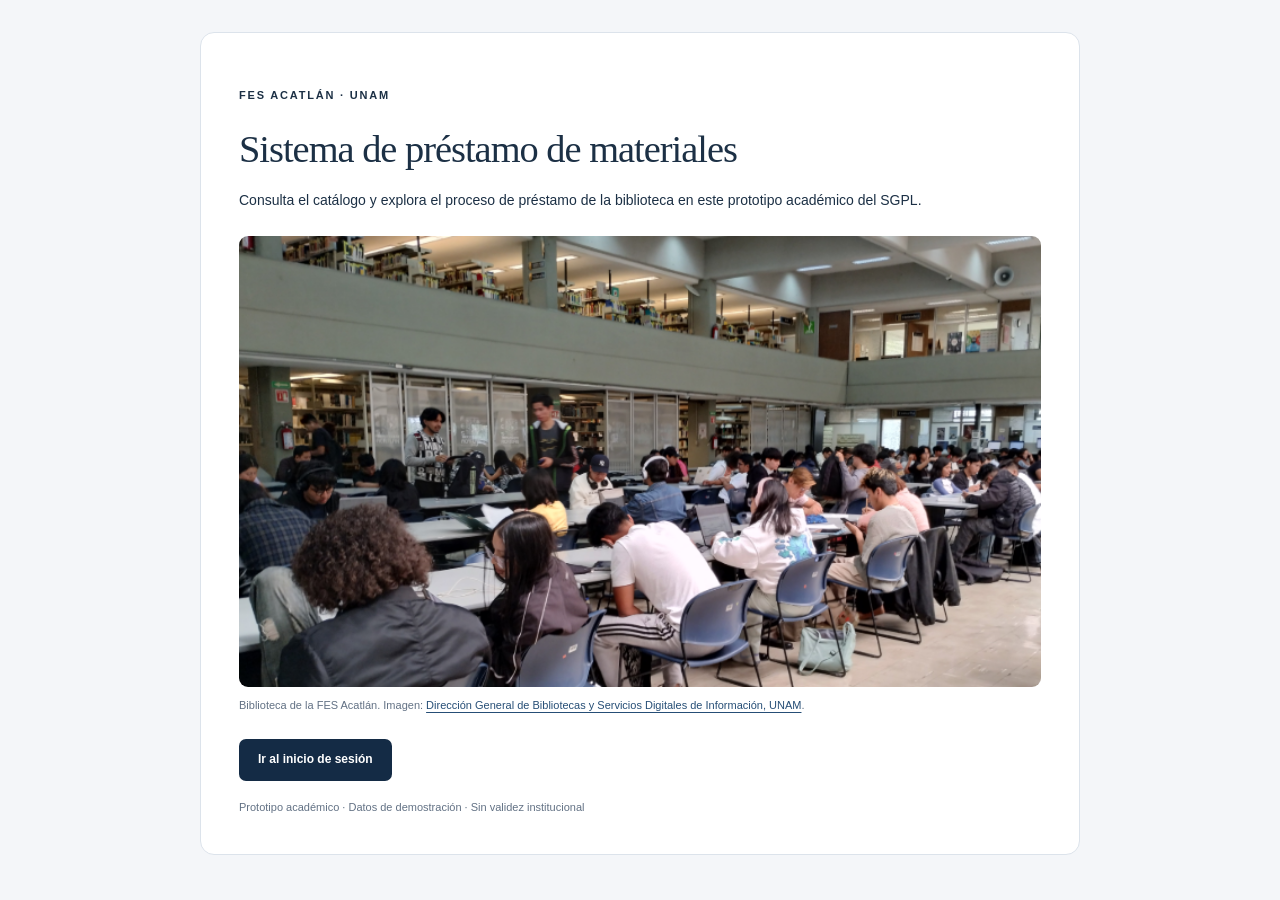
<file: index.html>
<!DOCTYPE html>
<html lang="es">
<head>
  <meta charset="UTF-8">
  <meta name="viewport" content="width=device-width, initial-scale=1.0">
  <meta name="description" content="Entrada al prototipo académico SGPL de la FES Acatlán, UNAM.">
  <title>Sistema de préstamo de materiales | SGPL · FES Acatlán</title>
  <link rel="icon" href="favicon.svg" type="image/svg+xml">
  <link rel="stylesheet" href="css/styles.css">
</head>
<body>
  <main class="landing">
    <p class="eyebrow">FES ACATLÁN · UNAM</p>
    <h1>Sistema de préstamo de materiales</h1>
    <p>Consulta el catálogo y explora el proceso de préstamo de la biblioteca en este prototipo académico del SGPL.</p>
    <figure>
      <img src="images/biblioteca-fes-acatlan.png" width="711" height="400" alt="Sala de lectura de la biblioteca de la FES Acatlán, con mesas de estudio y estanterías de libros.">
      <figcaption>Biblioteca de la FES Acatlán. Imagen: <a href="https://directoriosibi.dgb.unam.mx/info/4">Dirección General de Bibliotecas y Servicios Digitales de Información, UNAM</a>.</figcaption>
    </figure>
    <a class="btn" href="login.html">Ir al inicio de sesión</a>
    <p class="field-hint">Prototipo académico · Datos de demostración · Sin validez institucional</p>
  </main>
</body>
</html>
</file>
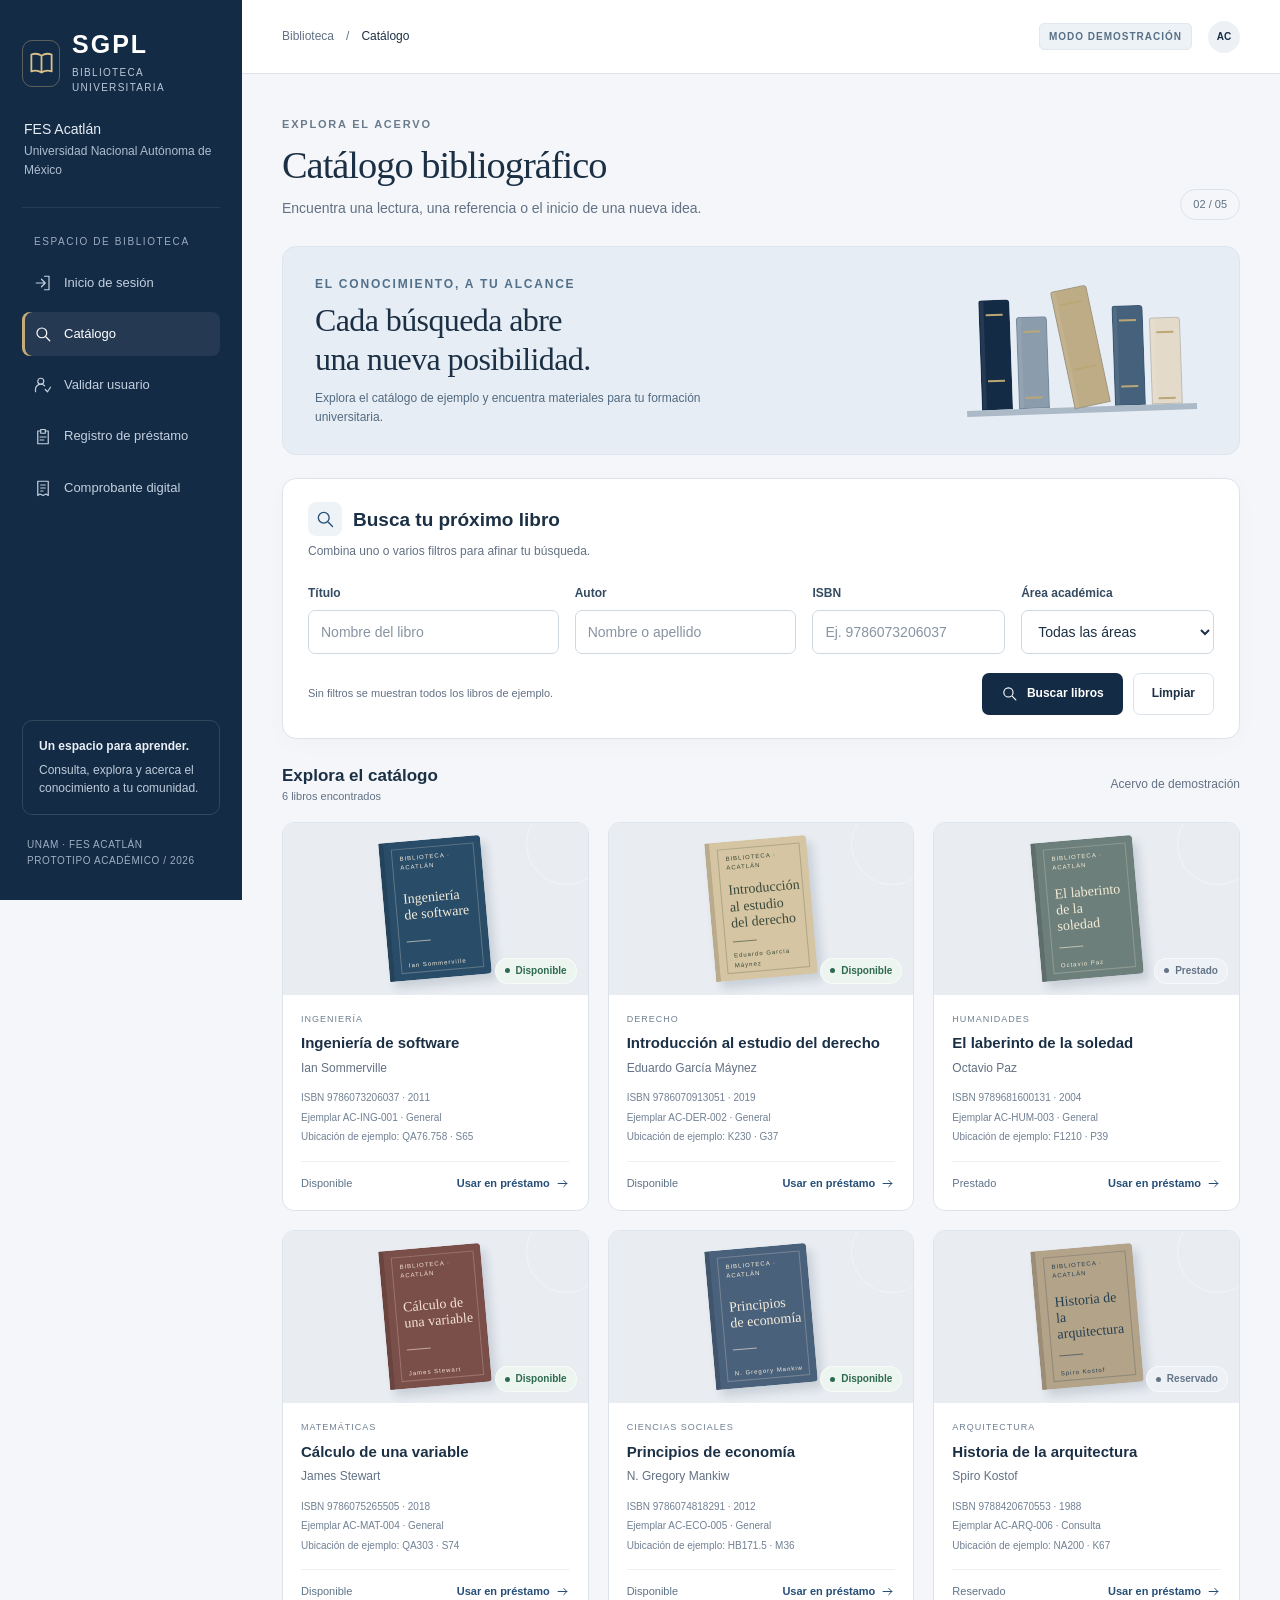
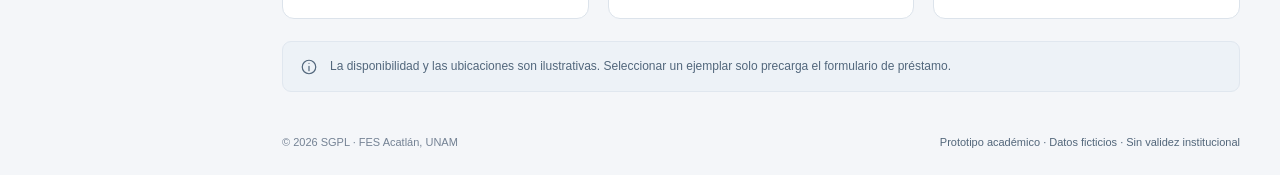
<file: catalogo.html>
<!DOCTYPE html>
<html lang="es">
<head>
  <meta charset="UTF-8">
  <meta name="viewport" content="width=device-width, initial-scale=1.0">
  <meta name="description" content="Prototipo académico del Sistema de Gestión y Préstamo de Libros de la FES Acatlán, UNAM.">
  <meta name="theme-color" content="#142b45">
  <title>Catálogo | SGPL · FES Acatlán</title>
  <link rel="icon" href="favicon.svg" type="image/svg+xml">
  <link rel="stylesheet" href="css/styles.css">
  <script src="js/app.js" defer></script>
</head>
<body>
  <a class="skip" href="#contenido">Saltar al contenido</a>
  <aside class="sidebar" id="main-navigation" aria-label="Menú del sistema">
    <a class="brand" href="index.html" aria-label="SGPL, página de entrada">
      <span class="brand-mark"><svg aria-hidden="true" viewBox="0 0 24 24"><path d="M12 5c-3-2-6-2-9-1v15c3-1 6-1 9 1 3-2 6-2 9-1V4c-3-1-6-1-9 1Zm0 0v15"/></svg></span>
      <span><strong>SGPL</strong><small>BIBLIOTECA UNIVERSITARIA</small></span>
    </a>
    <div class="institution"><strong>FES Acatlán</strong>Universidad Nacional Autónoma de México</div>
    <p class="nav-caption">ESPACIO DE BIBLIOTECA</p>
    <nav class="nav-links" aria-label="Navegación principal">
      <a class="nav-link" href="login.html"><svg aria-hidden="true" viewBox="0 0 24 24"><path d="M14 3h6v18h-6M3 12h12m-5-5 5 5-5 5"/></svg><span>Inicio de sesión</span></a>
      <a class="nav-link" href="catalogo.html" aria-current="page"><svg aria-hidden="true" viewBox="0 0 24 24"><circle cx="10.5" cy="10.5" r="6.5"/><path d="m16 16 5 5"/></svg><span>Catálogo</span></a>
      <a class="nav-link" href="validar-usuario.html"><svg aria-hidden="true" viewBox="0 0 24 24"><circle cx="9" cy="7" r="4"/><path d="M2 21v-3a7 7 0 0 1 12-5m1 5 3 3 4-6"/></svg><span>Validar usuario</span></a>
      <a class="nav-link" href="prestamo.html"><svg aria-hidden="true" viewBox="0 0 24 24"><path d="M9 4H5v17h14V4h-4M9 2h6v5H9zM8 12h8m-8 4h5"/></svg><span>Registro de préstamo</span></a>
      <a class="nav-link" href="comprobante.html"><svg aria-hidden="true" viewBox="0 0 24 24"><path d="M5 3h14v19l-3-2-4 2-4-2-3 2V3Zm4 5h6m-6 4h6m-6 4h3"/></svg><span>Comprobante digital</span></a>
    </nav>
    <div class="sidebar-bottom">
      <div class="sidebar-note"><strong>Un espacio para aprender.</strong>Consulta, explora y acerca el conocimiento a tu comunidad.</div>
      <p class="sidebar-foot">UNAM · FES ACATLÁN<br>PROTOTIPO ACADÉMICO / 2026</p>
    </div>
  </aside>
  <div class="workspace">
    <header class="topbar">
      <div class="topbar-left">
        <button class="menu-toggle" type="button" aria-label="Abrir menú de navegación" aria-expanded="false" aria-controls="main-navigation"><svg aria-hidden="true" viewBox="0 0 24 24"><path d="M4 6h16M4 12h16M4 18h16"/></svg></button>
        <div class="breadcrumb"><span>Biblioteca</span><span class="crumb-slash" aria-hidden="true">/</span><span>Catálogo</span></div>
      </div>
      <div class="topbar-right"><span class="demo-tag">MODO DEMOSTRACIÓN</span><span class="avatar" aria-label="Entorno académico">AC</span></div>
    </header>
    <main id="contenido">
      <div class="page-heading">
        <div><p class="eyebrow">EXPLORA EL ACERVO</p><h1>Catálogo bibliográfico</h1><p>Encuentra una lectura, una referencia o el inicio de una nueva idea.</p></div>
        <span class="step-label">02 / 05</span>
      </div>
      <noscript><div class="message error">Activa JavaScript para usar las consultas y los formularios de demostración. Puedes navegar entre todas las pantallas mediante el menú.</div></noscript>

      <section class="catalog-hero" aria-labelledby="catalog-hero-title">
        <div><p class="eyebrow">EL CONOCIMIENTO, A TU ALCANCE</p><h2 id="catalog-hero-title">Cada búsqueda abre<br>una nueva posibilidad.</h2><p>Explora el catálogo de ejemplo y encuentra materiales para tu formación universitaria.</p></div>
        <div class="book-art" aria-hidden="true"><span class="art-book"></span><span class="art-book"></span><span class="art-book"></span><span class="art-book"></span><span class="art-book"></span></div>
      </section>
      <section class="panel catalog-search" aria-labelledby="search-title">
        <div class="panel-body">
          <div class="section-heading"><span class="icon-box"><svg aria-hidden="true" viewBox="0 0 24 24"><circle cx="10.5" cy="10.5" r="6.5"/><path d="m16 16 5 5"/></svg></span><h2 id="search-title">Busca tu próximo libro</h2></div>
          <p class="section-subtitle">Combina uno o varios filtros para afinar tu búsqueda.</p>
          <form id="search-form" action="catalogo.html" method="get">
            <div class="search-fields">
              <div class="field"><label for="search-title-input">Título</label><input id="search-title-input" name="titulo" type="search" maxlength="150" placeholder="Nombre del libro"></div>
              <div class="field"><label for="search-author">Autor</label><input id="search-author" name="autor" type="search" maxlength="120" placeholder="Nombre o apellido"></div>
              <div class="field"><label for="search-isbn">ISBN</label><input id="search-isbn" name="isbn" type="search" maxlength="25" placeholder="Ej. 9786073206037"></div>
              <div class="field"><label for="search-area">Área académica</label><select id="search-area" name="area"><option value="">Todas las áreas</option><option>Arquitectura</option><option>Ciencias sociales</option><option>Derecho</option><option>Humanidades</option><option>Ingeniería</option><option>Matemáticas</option></select></div>
            </div>
            <div class="search-bottom"><p>Sin filtros se muestran todos los libros de ejemplo.</p><div class="search-buttons"><button class="btn" type="submit"><svg aria-hidden="true" viewBox="0 0 24 24"><circle cx="10.5" cy="10.5" r="6.5"/><path d="m16 16 5 5"/></svg> Buscar libros</button><button class="btn secondary" type="reset">Limpiar</button></div></div>
          </form>
        </div>
      </section>
      <section aria-labelledby="results-title">
        <div class="results-heading"><div><h2 id="results-title">Explora el catálogo</h2><p id="result-count" role="status" aria-live="polite"></p></div><span class="small muted">Acervo de demostración</span></div>
        <div class="book-grid" id="book-grid"></div>
      </section>
      <div style="margin-top:22px"><div class="notice"><svg aria-hidden="true" viewBox="0 0 24 24"><circle cx="12" cy="12" r="9"/><path d="M12 11v6m0-10v.1"/></svg><p>La disponibilidad y las ubicaciones son ilustrativas. Seleccionar un ejemplar solo precarga el formulario de préstamo.</p></div></div>

    </main>
    <footer class="page-footer"><span>© 2026 SGPL · FES Acatlán, UNAM</span><span>Prototipo académico · Datos ficticios · Sin validez institucional</span></footer>
  </div>
</body>
</html>
</file>
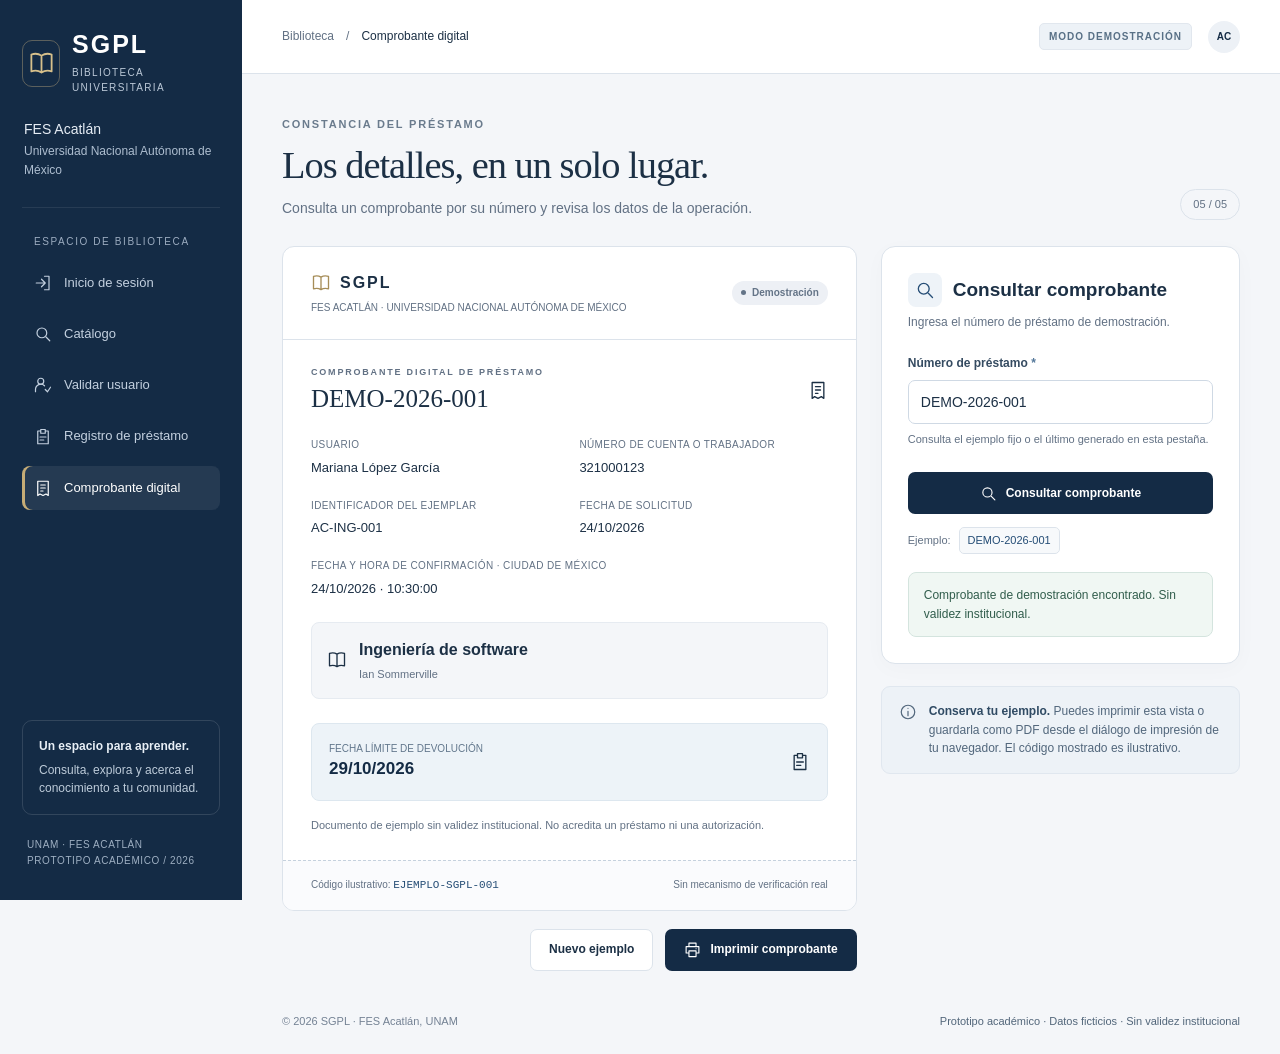
<file: comprobante.html>
<!DOCTYPE html>
<html lang="es">
<head>
  <meta charset="UTF-8">
  <meta name="viewport" content="width=device-width, initial-scale=1.0">
  <meta name="description" content="Prototipo académico del Sistema de Gestión y Préstamo de Libros de la FES Acatlán, UNAM.">
  <meta name="theme-color" content="#142b45">
  <title>Comprobante digital | SGPL · FES Acatlán</title>
  <link rel="icon" href="favicon.svg" type="image/svg+xml">
  <link rel="stylesheet" href="css/styles.css">
  <script src="js/app.js" defer></script>
</head>
<body>
  <a class="skip" href="#contenido">Saltar al contenido</a>
  <aside class="sidebar" id="main-navigation" aria-label="Menú del sistema">
    <a class="brand" href="index.html" aria-label="SGPL, página de entrada">
      <span class="brand-mark"><svg aria-hidden="true" viewBox="0 0 24 24"><path d="M12 5c-3-2-6-2-9-1v15c3-1 6-1 9 1 3-2 6-2 9-1V4c-3-1-6-1-9 1Zm0 0v15"/></svg></span>
      <span><strong>SGPL</strong><small>BIBLIOTECA UNIVERSITARIA</small></span>
    </a>
    <div class="institution"><strong>FES Acatlán</strong>Universidad Nacional Autónoma de México</div>
    <p class="nav-caption">ESPACIO DE BIBLIOTECA</p>
    <nav class="nav-links" aria-label="Navegación principal">
      <a class="nav-link" href="login.html"><svg aria-hidden="true" viewBox="0 0 24 24"><path d="M14 3h6v18h-6M3 12h12m-5-5 5 5-5 5"/></svg><span>Inicio de sesión</span></a>
      <a class="nav-link" href="catalogo.html"><svg aria-hidden="true" viewBox="0 0 24 24"><circle cx="10.5" cy="10.5" r="6.5"/><path d="m16 16 5 5"/></svg><span>Catálogo</span></a>
      <a class="nav-link" href="validar-usuario.html"><svg aria-hidden="true" viewBox="0 0 24 24"><circle cx="9" cy="7" r="4"/><path d="M2 21v-3a7 7 0 0 1 12-5m1 5 3 3 4-6"/></svg><span>Validar usuario</span></a>
      <a class="nav-link" href="prestamo.html"><svg aria-hidden="true" viewBox="0 0 24 24"><path d="M9 4H5v17h14V4h-4M9 2h6v5H9zM8 12h8m-8 4h5"/></svg><span>Registro de préstamo</span></a>
      <a class="nav-link" href="comprobante.html" aria-current="page"><svg aria-hidden="true" viewBox="0 0 24 24"><path d="M5 3h14v19l-3-2-4 2-4-2-3 2V3Zm4 5h6m-6 4h6m-6 4h3"/></svg><span>Comprobante digital</span></a>
    </nav>
    <div class="sidebar-bottom">
      <div class="sidebar-note"><strong>Un espacio para aprender.</strong>Consulta, explora y acerca el conocimiento a tu comunidad.</div>
      <p class="sidebar-foot">UNAM · FES ACATLÁN<br>PROTOTIPO ACADÉMICO / 2026</p>
    </div>
  </aside>
  <div class="workspace">
    <header class="topbar">
      <div class="topbar-left">
        <button class="menu-toggle" type="button" aria-label="Abrir menú de navegación" aria-expanded="false" aria-controls="main-navigation"><svg aria-hidden="true" viewBox="0 0 24 24"><path d="M4 6h16M4 12h16M4 18h16"/></svg></button>
        <div class="breadcrumb"><span>Biblioteca</span><span class="crumb-slash" aria-hidden="true">/</span><span>Comprobante digital</span></div>
      </div>
      <div class="topbar-right"><span class="demo-tag">MODO DEMOSTRACIÓN</span><span class="avatar" aria-label="Entorno académico">AC</span></div>
    </header>
    <main id="contenido">
      <div class="page-heading">
        <div><p class="eyebrow">CONSTANCIA DEL PRÉSTAMO</p><h1>Los detalles, en un solo lugar.</h1><p>Consulta un comprobante por su número y revisa los datos de la operación.</p></div>
        <span class="step-label">05 / 05</span>
      </div>
      <noscript><div class="message error">Activa JavaScript para usar las consultas y los formularios de demostración. Puedes navegar entre todas las pantallas mediante el menú.</div></noscript>

      <div class="two-columns">
        <div>
          <article class="receipt" id="receipt-card" aria-labelledby="receipt-number">
            <header class="receipt-head"><div><div class="receipt-brand"><svg aria-hidden="true" viewBox="0 0 24 24"><path d="M12 5c-3-2-6-2-9-1v15c3-1 6-1 9 1 3-2 6-2 9-1V4c-3-1-6-1-9 1Zm0 0v15"/></svg> SGPL</div><p>FES ACATLÁN · UNIVERSIDAD NACIONAL AUTÓNOMA DE MÉXICO</p></div><span class="badge neutral">Demostración</span></header>
            <div class="receipt-content">
              <div class="receipt-title"><div><p class="eyebrow">COMPROBANTE DIGITAL DE PRÉSTAMO</p><h2 id="receipt-number">DEMO-2026-001</h2></div><svg aria-hidden="true" viewBox="0 0 24 24"><path d="M5 3h14v19l-3-2-4 2-4-2-3 2V3Zm4 5h6m-6 4h6m-6 4h3"/></svg></div>
              <dl class="data-list"><div><dt>USUARIO</dt><dd id="receipt-name">Mariana López García</dd></div><div><dt>NÚMERO DE CUENTA O TRABAJADOR</dt><dd id="receipt-user">321000123</dd></div><div><dt>IDENTIFICADOR DEL EJEMPLAR</dt><dd id="receipt-copy">AC-ING-001</dd></div><div><dt>FECHA DE SOLICITUD</dt><dd id="receipt-requested">24/10/2026</dd></div><div class="full"><dt>FECHA Y HORA DE CONFIRMACIÓN · CIUDAD DE MÉXICO</dt><dd id="receipt-confirmed">24/10/2026 · 10:30:00</dd></div></dl>
              <div class="receipt-book"><svg aria-hidden="true" viewBox="0 0 24 24"><path d="M12 5c-3-2-6-2-9-1v15c3-1 6-1 9 1 3-2 6-2 9-1V4c-3-1-6-1-9 1Zm0 0v15"/></svg><div><h3 id="receipt-title">Ingeniería de software</h3><p id="receipt-author">Ian Sommerville</p></div></div>
              <div class="due-date"><div><p>FECHA LÍMITE DE DEVOLUCIÓN</p><strong id="receipt-due">29/10/2026</strong></div><svg aria-hidden="true" viewBox="0 0 24 24"><path d="M9 4H5v17h14V4h-4M9 2h6v5H9zM8 12h8m-8 4h5"/></svg></div>
              <p class="field-hint" style="margin-top:16px">Documento de ejemplo sin validez institucional. No acredita un préstamo ni una autorización.</p>
            </div>
            <footer class="receipt-bottom"><span>Código ilustrativo: <code id="receipt-code">EJEMPLO-SGPL-001</code></span><span>Sin mecanismo de verificación real</span></footer>
          </article>
          <div class="receipt-actions" id="receipt-actions"><a class="btn secondary" href="prestamo.html">Nuevo ejemplo</a><button class="btn" type="button" id="print-receipt"><svg aria-hidden="true" viewBox="0 0 24 24"><path d="M7 8V3h10v5M7 17H3V8h18v9h-4M7 14h10v8H7zM17 11h.1"/></svg> Imprimir comprobante</button></div>
        </div>
        <div class="stack receipt-search">
          <section class="panel" aria-labelledby="receipt-search-title"><div class="panel-body">
            <div class="section-heading"><span class="icon-box"><svg aria-hidden="true" viewBox="0 0 24 24"><circle cx="10.5" cy="10.5" r="6.5"/><path d="m16 16 5 5"/></svg></span><h2 id="receipt-search-title">Consultar comprobante</h2></div>
            <p class="section-subtitle">Ingresa el número de préstamo de demostración.</p>
            <form id="receipt-form" action="comprobante.html" method="get">
              <div class="field"><label for="receipt-query">Número de préstamo <span class="required">*</span></label><input id="receipt-query" name="numero" type="text" required maxlength="20" placeholder="DEMO-2026-001" aria-describedby="receipt-help"><span class="field-hint" id="receipt-help">Consulta el ejemplo fijo o el último generado en esta pestaña.</span></div>
              <div class="form-actions"><button class="btn wide" type="submit"><svg aria-hidden="true" viewBox="0 0 24 24"><circle cx="10.5" cy="10.5" r="6.5"/><path d="m16 16 5 5"/></svg> Consultar comprobante</button></div>
              <div class="sample-line">Ejemplo: <button class="sample-chip" id="sample-receipt" type="button">DEMO-2026-001</button></div>
              <div class="message" id="receipt-message" role="status" aria-live="polite" hidden></div>
            </form>
          </div></section>
          <div class="notice"><svg aria-hidden="true" viewBox="0 0 24 24"><circle cx="12" cy="12" r="9"/><path d="M12 11v6m0-10v.1"/></svg><p><strong>Conserva tu ejemplo.</strong> Puedes imprimir esta vista o guardarla como PDF desde el diálogo de impresión de tu navegador. El código mostrado es ilustrativo.</p></div>
        </div>
      </div>

    </main>
    <footer class="page-footer"><span>© 2026 SGPL · FES Acatlán, UNAM</span><span>Prototipo académico · Datos ficticios · Sin validez institucional</span></footer>
  </div>
</body>
</html>
</file>
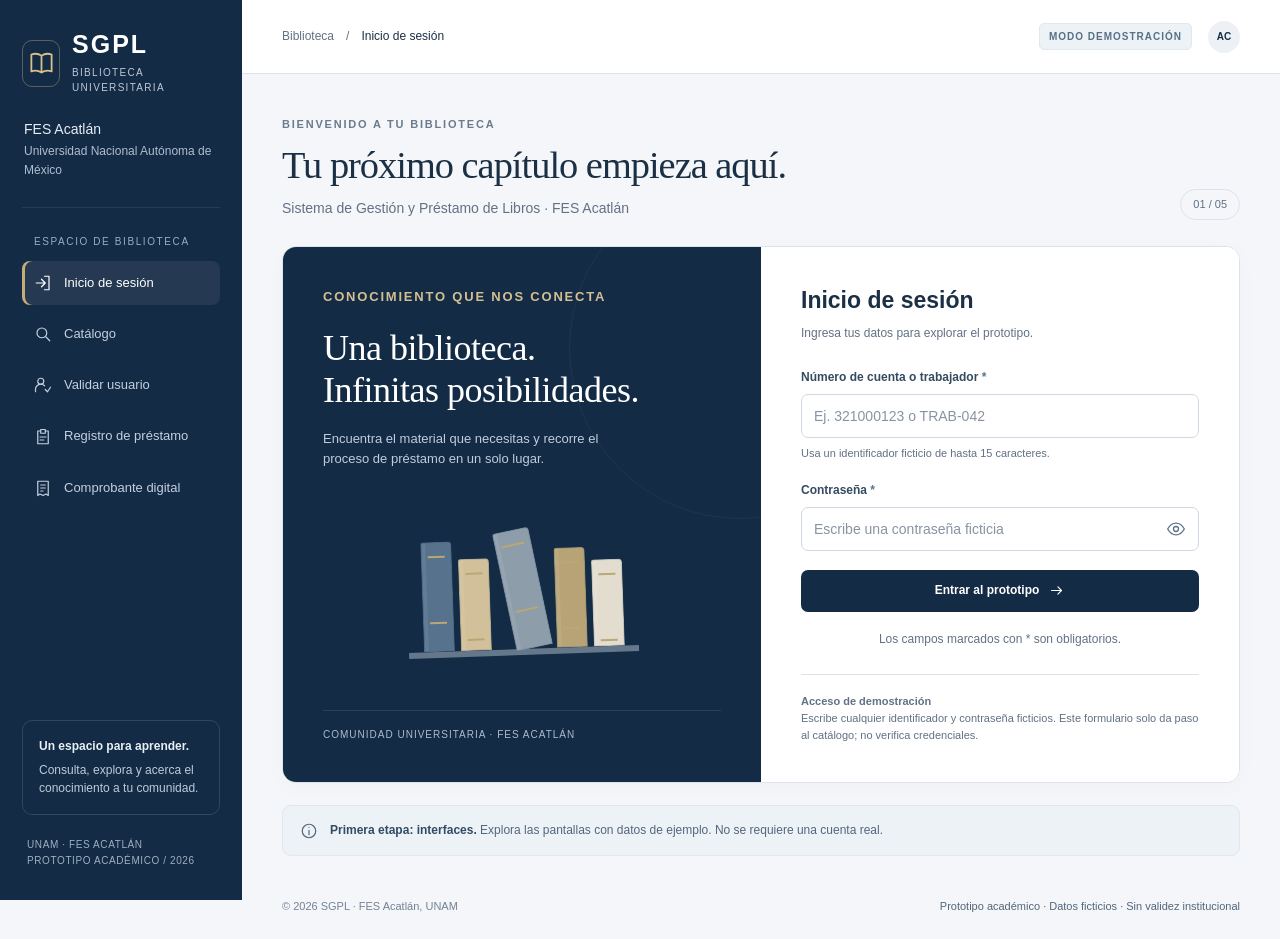
<file: login.html>
<!DOCTYPE html>
<html lang="es">
<head>
  <meta charset="UTF-8">
  <meta name="viewport" content="width=device-width, initial-scale=1.0">
  <meta name="description" content="Prototipo académico del Sistema de Gestión y Préstamo de Libros de la FES Acatlán, UNAM.">
  <meta name="theme-color" content="#142b45">
  <title>Inicio de sesión | SGPL · FES Acatlán</title>
  <link rel="icon" href="favicon.svg" type="image/svg+xml">
  <link rel="stylesheet" href="css/styles.css">
  <script src="js/app.js" defer></script>
</head>
<body>
  <a class="skip" href="#contenido">Saltar al contenido</a>
  <aside class="sidebar" id="main-navigation" aria-label="Menú del sistema">
    <a class="brand" href="index.html" aria-label="SGPL, página de entrada">
      <span class="brand-mark"><svg aria-hidden="true" viewBox="0 0 24 24"><path d="M12 5c-3-2-6-2-9-1v15c3-1 6-1 9 1 3-2 6-2 9-1V4c-3-1-6-1-9 1Zm0 0v15"/></svg></span>
      <span><strong>SGPL</strong><small>BIBLIOTECA UNIVERSITARIA</small></span>
    </a>
    <div class="institution"><strong>FES Acatlán</strong>Universidad Nacional Autónoma de México</div>
    <p class="nav-caption">ESPACIO DE BIBLIOTECA</p>
    <nav class="nav-links" aria-label="Navegación principal">
      <a class="nav-link" href="login.html" aria-current="page"><svg aria-hidden="true" viewBox="0 0 24 24"><path d="M14 3h6v18h-6M3 12h12m-5-5 5 5-5 5"/></svg><span>Inicio de sesión</span></a>
      <a class="nav-link" href="catalogo.html"><svg aria-hidden="true" viewBox="0 0 24 24"><circle cx="10.5" cy="10.5" r="6.5"/><path d="m16 16 5 5"/></svg><span>Catálogo</span></a>
      <a class="nav-link" href="validar-usuario.html"><svg aria-hidden="true" viewBox="0 0 24 24"><circle cx="9" cy="7" r="4"/><path d="M2 21v-3a7 7 0 0 1 12-5m1 5 3 3 4-6"/></svg><span>Validar usuario</span></a>
      <a class="nav-link" href="prestamo.html"><svg aria-hidden="true" viewBox="0 0 24 24"><path d="M9 4H5v17h14V4h-4M9 2h6v5H9zM8 12h8m-8 4h5"/></svg><span>Registro de préstamo</span></a>
      <a class="nav-link" href="comprobante.html"><svg aria-hidden="true" viewBox="0 0 24 24"><path d="M5 3h14v19l-3-2-4 2-4-2-3 2V3Zm4 5h6m-6 4h6m-6 4h3"/></svg><span>Comprobante digital</span></a>
    </nav>
    <div class="sidebar-bottom">
      <div class="sidebar-note"><strong>Un espacio para aprender.</strong>Consulta, explora y acerca el conocimiento a tu comunidad.</div>
      <p class="sidebar-foot">UNAM · FES ACATLÁN<br>PROTOTIPO ACADÉMICO / 2026</p>
    </div>
  </aside>
  <div class="workspace">
    <header class="topbar">
      <div class="topbar-left">
        <button class="menu-toggle" type="button" aria-label="Abrir menú de navegación" aria-expanded="false" aria-controls="main-navigation"><svg aria-hidden="true" viewBox="0 0 24 24"><path d="M4 6h16M4 12h16M4 18h16"/></svg></button>
        <div class="breadcrumb"><span>Biblioteca</span><span class="crumb-slash" aria-hidden="true">/</span><span>Inicio de sesión</span></div>
      </div>
      <div class="topbar-right"><span class="demo-tag">MODO DEMOSTRACIÓN</span><span class="avatar" aria-label="Entorno académico">AC</span></div>
    </header>
    <main id="contenido">
      <div class="page-heading">
        <div><p class="eyebrow">BIENVENIDO A TU BIBLIOTECA</p><h1>Tu próximo capítulo empieza aquí.</h1><p>Sistema de Gestión y Préstamo de Libros · FES Acatlán</p></div>
        <span class="step-label">01 / 05</span>
      </div>
      <noscript><div class="message error">Activa JavaScript para usar las consultas y los formularios de demostración. Puedes navegar entre todas las pantallas mediante el menú.</div></noscript>

      <section class="panel login-layout" aria-label="Acceso al prototipo">
        <div class="login-story">
          <div><p class="eyebrow">CONOCIMIENTO QUE NOS CONECTA</p><h2>Una biblioteca.<br>Infinitas posibilidades.</h2><p>Encuentra el material que necesitas y recorre el proceso de préstamo en un solo lugar.</p></div>
          <div class="book-art" aria-hidden="true"><span class="art-book"></span><span class="art-book"></span><span class="art-book"></span><span class="art-book"></span><span class="art-book"></span></div>
          <div class="story-foot">COMUNIDAD UNIVERSITARIA · FES ACATLÁN</div>
        </div>
        <div class="login-form-panel">
          <h2>Inicio de sesión</h2><p>Ingresa tus datos para explorar el prototipo.</p>
          <form id="login-form" action="catalogo.html" method="get">
            <div class="field"><label for="account">Número de cuenta o trabajador <span class="required">*</span></label><input id="account" name="id_usuario" type="text" maxlength="15" required autocomplete="off" placeholder="Ej. 321000123 o TRAB-042" aria-describedby="account-help"><span id="account-help" class="field-hint">Usa un identificador ficticio de hasta 15 caracteres.</span></div>
            <div class="field"><label for="password">Contraseña <span class="required">*</span></label><div class="password-wrap"><input id="password" type="password" required autocomplete="off" placeholder="Escribe una contraseña ficticia"><button id="toggle-password" class="password-toggle" type="button" aria-label="Mostrar contraseña" aria-pressed="false"><svg aria-hidden="true" viewBox="0 0 24 24"><path d="M2 12s4-7 10-7 10 7 10 7-4 7-10 7-10-7-10-7Z"/><circle cx="12" cy="12" r="3"/></svg></button></div></div>
            <button class="btn wide" type="submit">Entrar al prototipo <svg aria-hidden="true" viewBox="0 0 24 24"><path d="M5 12h14m-5-5 5 5-5 5"/></svg></button>
          </form>
          <p class="login-help">Los campos marcados con * son obligatorios.</p>
          <div class="login-demo"><strong>Acceso de demostración</strong><p>Escribe cualquier identificador y contraseña ficticios. Este formulario solo da paso al catálogo; no verifica credenciales.</p></div>
        </div>
      </section>
      <div class="notice"><svg aria-hidden="true" viewBox="0 0 24 24"><circle cx="12" cy="12" r="9"/><path d="M12 11v6m0-10v.1"/></svg><p><strong>Primera etapa: interfaces.</strong> Explora las pantallas con datos de ejemplo. No se requiere una cuenta real.</p></div>

    </main>
    <footer class="page-footer"><span>© 2026 SGPL · FES Acatlán, UNAM</span><span>Prototipo académico · Datos ficticios · Sin validez institucional</span></footer>
  </div>
</body>
</html>
</file>
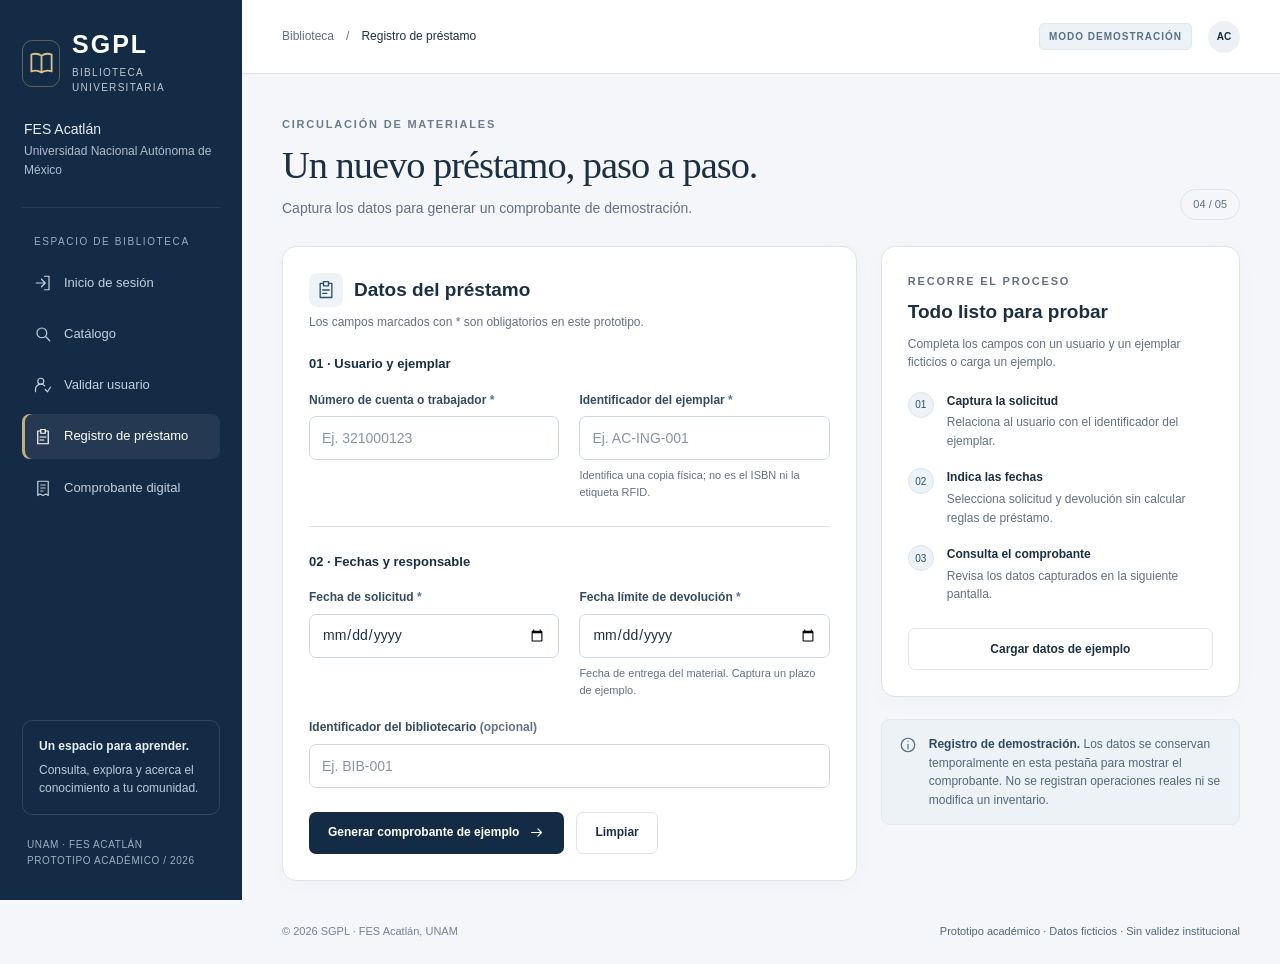
<file: prestamo.html>
<!DOCTYPE html>
<html lang="es">
<head>
  <meta charset="UTF-8">
  <meta name="viewport" content="width=device-width, initial-scale=1.0">
  <meta name="description" content="Prototipo académico del Sistema de Gestión y Préstamo de Libros de la FES Acatlán, UNAM.">
  <meta name="theme-color" content="#142b45">
  <title>Registro de préstamo | SGPL · FES Acatlán</title>
  <link rel="icon" href="favicon.svg" type="image/svg+xml">
  <link rel="stylesheet" href="css/styles.css">
  <script src="js/app.js" defer></script>
</head>
<body>
  <a class="skip" href="#contenido">Saltar al contenido</a>
  <aside class="sidebar" id="main-navigation" aria-label="Menú del sistema">
    <a class="brand" href="index.html" aria-label="SGPL, página de entrada">
      <span class="brand-mark"><svg aria-hidden="true" viewBox="0 0 24 24"><path d="M12 5c-3-2-6-2-9-1v15c3-1 6-1 9 1 3-2 6-2 9-1V4c-3-1-6-1-9 1Zm0 0v15"/></svg></span>
      <span><strong>SGPL</strong><small>BIBLIOTECA UNIVERSITARIA</small></span>
    </a>
    <div class="institution"><strong>FES Acatlán</strong>Universidad Nacional Autónoma de México</div>
    <p class="nav-caption">ESPACIO DE BIBLIOTECA</p>
    <nav class="nav-links" aria-label="Navegación principal">
      <a class="nav-link" href="login.html"><svg aria-hidden="true" viewBox="0 0 24 24"><path d="M14 3h6v18h-6M3 12h12m-5-5 5 5-5 5"/></svg><span>Inicio de sesión</span></a>
      <a class="nav-link" href="catalogo.html"><svg aria-hidden="true" viewBox="0 0 24 24"><circle cx="10.5" cy="10.5" r="6.5"/><path d="m16 16 5 5"/></svg><span>Catálogo</span></a>
      <a class="nav-link" href="validar-usuario.html"><svg aria-hidden="true" viewBox="0 0 24 24"><circle cx="9" cy="7" r="4"/><path d="M2 21v-3a7 7 0 0 1 12-5m1 5 3 3 4-6"/></svg><span>Validar usuario</span></a>
      <a class="nav-link" href="prestamo.html" aria-current="page"><svg aria-hidden="true" viewBox="0 0 24 24"><path d="M9 4H5v17h14V4h-4M9 2h6v5H9zM8 12h8m-8 4h5"/></svg><span>Registro de préstamo</span></a>
      <a class="nav-link" href="comprobante.html"><svg aria-hidden="true" viewBox="0 0 24 24"><path d="M5 3h14v19l-3-2-4 2-4-2-3 2V3Zm4 5h6m-6 4h6m-6 4h3"/></svg><span>Comprobante digital</span></a>
    </nav>
    <div class="sidebar-bottom">
      <div class="sidebar-note"><strong>Un espacio para aprender.</strong>Consulta, explora y acerca el conocimiento a tu comunidad.</div>
      <p class="sidebar-foot">UNAM · FES ACATLÁN<br>PROTOTIPO ACADÉMICO / 2026</p>
    </div>
  </aside>
  <div class="workspace">
    <header class="topbar">
      <div class="topbar-left">
        <button class="menu-toggle" type="button" aria-label="Abrir menú de navegación" aria-expanded="false" aria-controls="main-navigation"><svg aria-hidden="true" viewBox="0 0 24 24"><path d="M4 6h16M4 12h16M4 18h16"/></svg></button>
        <div class="breadcrumb"><span>Biblioteca</span><span class="crumb-slash" aria-hidden="true">/</span><span>Registro de préstamo</span></div>
      </div>
      <div class="topbar-right"><span class="demo-tag">MODO DEMOSTRACIÓN</span><span class="avatar" aria-label="Entorno académico">AC</span></div>
    </header>
    <main id="contenido">
      <div class="page-heading">
        <div><p class="eyebrow">CIRCULACIÓN DE MATERIALES</p><h1>Un nuevo préstamo, paso a paso.</h1><p>Captura los datos para generar un comprobante de demostración.</p></div>
        <span class="step-label">04 / 05</span>
      </div>
      <noscript><div class="message error">Activa JavaScript para usar las consultas y los formularios de demostración. Puedes navegar entre todas las pantallas mediante el menú.</div></noscript>

      <div class="two-columns">
        <section class="panel" aria-labelledby="loan-title"><div class="panel-body">
          <div class="section-heading"><span class="icon-box"><svg aria-hidden="true" viewBox="0 0 24 24"><path d="M9 4H5v17h14V4h-4M9 2h6v5H9zM8 12h8m-8 4h5"/></svg></span><h2 id="loan-title">Datos del préstamo</h2></div>
          <p class="section-subtitle">Los campos marcados con * son obligatorios en este prototipo.</p>
          <form id="loan-form" action="comprobante.html" method="get">
            <fieldset><legend>01 · Usuario y ejemplar</legend><div class="form-grid">
              <div class="field"><label for="loan-user">Número de cuenta o trabajador <span class="required">*</span></label><input id="loan-user" name="id_usuario" required maxlength="15" type="text" placeholder="Ej. 321000123"></div>
              <div class="field"><label for="loan-copy">Identificador del ejemplar <span class="required">*</span></label><input id="loan-copy" name="id_ejemplar" required maxlength="30" type="text" placeholder="Ej. AC-ING-001" aria-describedby="copy-help"><span class="field-hint" id="copy-help">Identifica una copia física; no es el ISBN ni la etiqueta RFID.</span></div>
            </div></fieldset>
            <hr class="form-divider">
            <fieldset><legend>02 · Fechas y responsable</legend><div class="form-grid">
              <div class="field"><label for="loan-requested">Fecha de solicitud <span class="required">*</span></label><input id="loan-requested" name="fecha_solicitud" type="date" required></div>
              <div class="field"><label for="loan-due">Fecha límite de devolución <span class="required">*</span></label><input id="loan-due" name="fecha_entrega" type="date" required aria-describedby="due-help"><span class="field-hint" id="due-help">Fecha de entrega del material. Captura un plazo de ejemplo.</span></div>
              <div class="field full"><label for="loan-librarian">Identificador del bibliotecario <span class="muted">(opcional)</span></label><input id="loan-librarian" name="id_bibliotecario" type="text" maxlength="15" placeholder="Ej. BIB-001"></div>
            </div></fieldset>
            <div class="form-actions"><button class="btn" type="submit">Generar comprobante de ejemplo <svg aria-hidden="true" viewBox="0 0 24 24"><path d="M5 12h14m-5-5 5 5-5 5"/></svg></button><button class="btn secondary" type="reset">Limpiar</button></div>
            <div class="message" id="loan-message" role="status" aria-live="polite" hidden></div>
          </form>
        </div></section>
        <div class="stack">
          <section class="panel"><div class="panel-body"><p class="eyebrow muted">RECORRE EL PROCESO</p><h2 style="margin-top:9px">Todo listo para probar</h2><p class="small muted" style="margin-top:10px">Completa los campos con un usuario y un ejemplar ficticios o carga un ejemplo.</p><ol class="info-list"><li><span class="number">01</span><div><strong>Captura la solicitud</strong>Relaciona al usuario con el identificador del ejemplar.</div></li><li><span class="number">02</span><div><strong>Indica las fechas</strong>Selecciona solicitud y devolución sin calcular reglas de préstamo.</div></li><li><span class="number">03</span><div><strong>Consulta el comprobante</strong>Revisa los datos capturados en la siguiente pantalla.</div></li></ol><div class="form-actions"><button class="btn secondary wide" id="fill-loan" type="button">Cargar datos de ejemplo</button></div></div></section>
          <div class="notice"><svg aria-hidden="true" viewBox="0 0 24 24"><circle cx="12" cy="12" r="9"/><path d="M12 11v6m0-10v.1"/></svg><p><strong>Registro de demostración.</strong> Los datos se conservan temporalmente en esta pestaña para mostrar el comprobante. No se registran operaciones reales ni se modifica un inventario.</p></div>
        </div>
      </div>

    </main>
    <footer class="page-footer"><span>© 2026 SGPL · FES Acatlán, UNAM</span><span>Prototipo académico · Datos ficticios · Sin validez institucional</span></footer>
  </div>
</body>
</html>
</file>
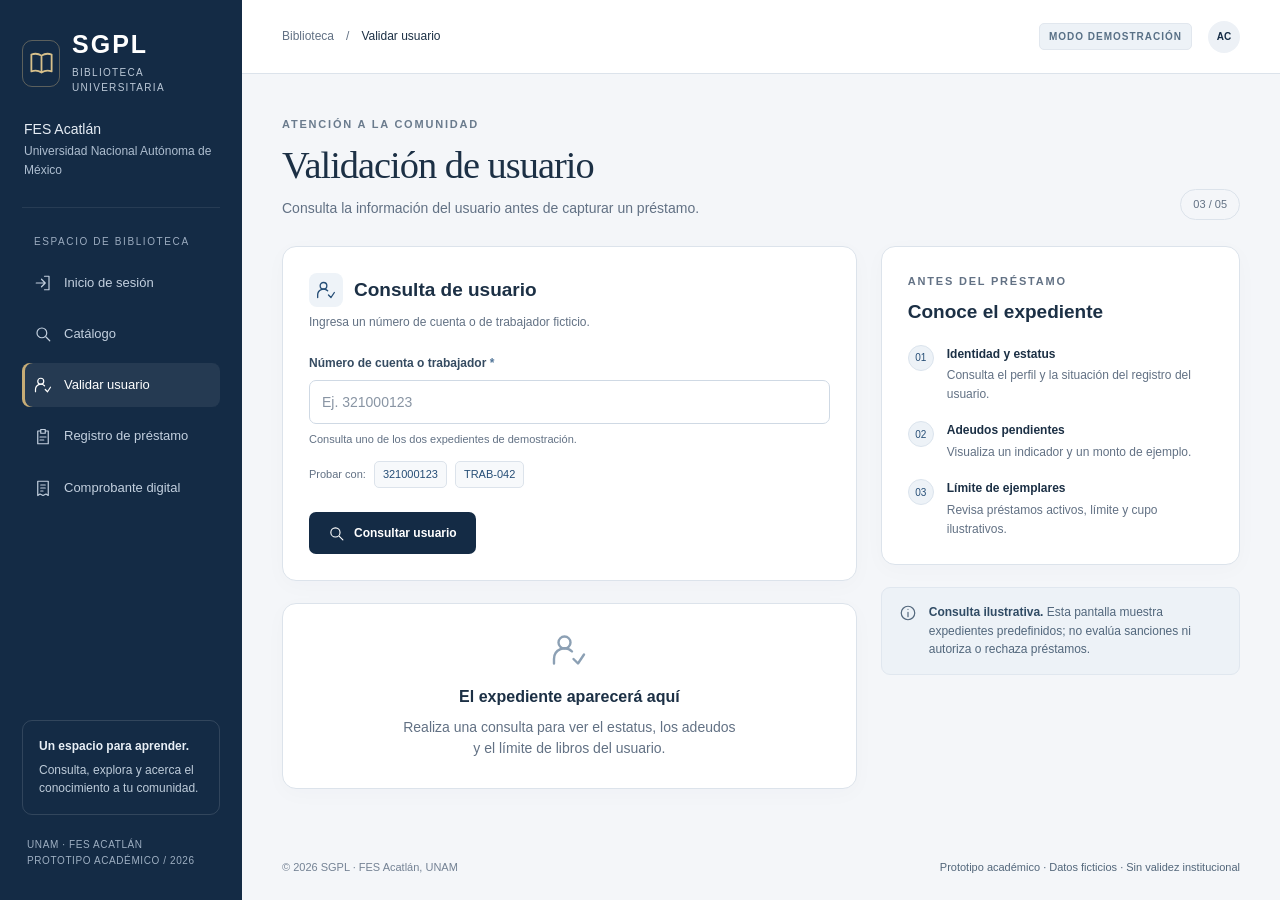
<file: validar-usuario.html>
<!DOCTYPE html>
<html lang="es">
<head>
  <meta charset="UTF-8">
  <meta name="viewport" content="width=device-width, initial-scale=1.0">
  <meta name="description" content="Prototipo académico del Sistema de Gestión y Préstamo de Libros de la FES Acatlán, UNAM.">
  <meta name="theme-color" content="#142b45">
  <title>Validar usuario | SGPL · FES Acatlán</title>
  <link rel="icon" href="favicon.svg" type="image/svg+xml">
  <link rel="stylesheet" href="css/styles.css">
  <script src="js/app.js" defer></script>
</head>
<body>
  <a class="skip" href="#contenido">Saltar al contenido</a>
  <aside class="sidebar" id="main-navigation" aria-label="Menú del sistema">
    <a class="brand" href="index.html" aria-label="SGPL, página de entrada">
      <span class="brand-mark"><svg aria-hidden="true" viewBox="0 0 24 24"><path d="M12 5c-3-2-6-2-9-1v15c3-1 6-1 9 1 3-2 6-2 9-1V4c-3-1-6-1-9 1Zm0 0v15"/></svg></span>
      <span><strong>SGPL</strong><small>BIBLIOTECA UNIVERSITARIA</small></span>
    </a>
    <div class="institution"><strong>FES Acatlán</strong>Universidad Nacional Autónoma de México</div>
    <p class="nav-caption">ESPACIO DE BIBLIOTECA</p>
    <nav class="nav-links" aria-label="Navegación principal">
      <a class="nav-link" href="login.html"><svg aria-hidden="true" viewBox="0 0 24 24"><path d="M14 3h6v18h-6M3 12h12m-5-5 5 5-5 5"/></svg><span>Inicio de sesión</span></a>
      <a class="nav-link" href="catalogo.html"><svg aria-hidden="true" viewBox="0 0 24 24"><circle cx="10.5" cy="10.5" r="6.5"/><path d="m16 16 5 5"/></svg><span>Catálogo</span></a>
      <a class="nav-link" href="validar-usuario.html" aria-current="page"><svg aria-hidden="true" viewBox="0 0 24 24"><circle cx="9" cy="7" r="4"/><path d="M2 21v-3a7 7 0 0 1 12-5m1 5 3 3 4-6"/></svg><span>Validar usuario</span></a>
      <a class="nav-link" href="prestamo.html"><svg aria-hidden="true" viewBox="0 0 24 24"><path d="M9 4H5v17h14V4h-4M9 2h6v5H9zM8 12h8m-8 4h5"/></svg><span>Registro de préstamo</span></a>
      <a class="nav-link" href="comprobante.html"><svg aria-hidden="true" viewBox="0 0 24 24"><path d="M5 3h14v19l-3-2-4 2-4-2-3 2V3Zm4 5h6m-6 4h6m-6 4h3"/></svg><span>Comprobante digital</span></a>
    </nav>
    <div class="sidebar-bottom">
      <div class="sidebar-note"><strong>Un espacio para aprender.</strong>Consulta, explora y acerca el conocimiento a tu comunidad.</div>
      <p class="sidebar-foot">UNAM · FES ACATLÁN<br>PROTOTIPO ACADÉMICO / 2026</p>
    </div>
  </aside>
  <div class="workspace">
    <header class="topbar">
      <div class="topbar-left">
        <button class="menu-toggle" type="button" aria-label="Abrir menú de navegación" aria-expanded="false" aria-controls="main-navigation"><svg aria-hidden="true" viewBox="0 0 24 24"><path d="M4 6h16M4 12h16M4 18h16"/></svg></button>
        <div class="breadcrumb"><span>Biblioteca</span><span class="crumb-slash" aria-hidden="true">/</span><span>Validar usuario</span></div>
      </div>
      <div class="topbar-right"><span class="demo-tag">MODO DEMOSTRACIÓN</span><span class="avatar" aria-label="Entorno académico">AC</span></div>
    </header>
    <main id="contenido">
      <div class="page-heading">
        <div><p class="eyebrow">ATENCIÓN A LA COMUNIDAD</p><h1>Validación de usuario</h1><p>Consulta la información del usuario antes de capturar un préstamo.</p></div>
        <span class="step-label">03 / 05</span>
      </div>
      <noscript><div class="message error">Activa JavaScript para usar las consultas y los formularios de demostración. Puedes navegar entre todas las pantallas mediante el menú.</div></noscript>

      <div class="two-columns">
        <div class="stack">
          <section class="panel" aria-labelledby="validation-title"><div class="panel-body">
            <div class="section-heading"><span class="icon-box"><svg aria-hidden="true" viewBox="0 0 24 24"><circle cx="9" cy="7" r="4"/><path d="M2 21v-3a7 7 0 0 1 12-5m1 5 3 3 4-6"/></svg></span><h2 id="validation-title">Consulta de usuario</h2></div>
            <p class="section-subtitle">Ingresa un número de cuenta o de trabajador ficticio.</p>
            <form id="validation-form" action="validar-usuario.html" method="get">
              <div class="field"><label for="user-id">Número de cuenta o trabajador <span class="required">*</span></label><input id="user-id" name="id_usuario" type="text" required maxlength="15" placeholder="Ej. 321000123" aria-describedby="validation-help"><span class="field-hint" id="validation-help">Consulta uno de los dos expedientes de demostración.</span></div>
              <div class="sample-line">Probar con: <button class="sample-chip" type="button" data-user-sample="321000123">321000123</button><button class="sample-chip" type="button" data-user-sample="TRAB-042">TRAB-042</button></div>
              <div class="form-actions"><button class="btn" type="submit"><svg aria-hidden="true" viewBox="0 0 24 24"><circle cx="10.5" cy="10.5" r="6.5"/><path d="m16 16 5 5"/></svg> Consultar usuario</button></div>
              <div class="message" id="validation-message" role="status" aria-live="polite" hidden></div>
            </form>
          </div></section>
          <section class="panel" aria-label="Resultado de la consulta">
            <div id="user-empty" class="empty-state"><svg aria-hidden="true" viewBox="0 0 24 24"><circle cx="9" cy="7" r="4"/><path d="M2 21v-3a7 7 0 0 1 12-5m1 5 3 3 4-6"/></svg><h3>El expediente aparecerá aquí</h3><p>Realiza una consulta para ver el estatus, los adeudos<br>y el límite de libros del usuario.</p></div>
            <div class="panel-body" id="user-result" hidden>
              <div class="profile-header"><div class="profile-avatar" id="profile-initials"></div><div><h3 id="profile-name"></h3><p class="small muted">Identificador: <span id="profile-id"></span></p></div><span class="badge" id="profile-status"></span></div>
              <dl class="data-list"><div><dt>PERFIL DE USUARIO</dt><dd id="profile-type"></dd></div><div><dt>CORREO ELECTRÓNICO</dt><dd id="profile-email"></dd></div><div><dt>ADEUDO PENDIENTE</dt><dd id="profile-debt"></dd></div><div><dt>MONTO DE MULTA</dt><dd id="profile-amount"></dd></div></dl>
              <div class="metrics"><div class="metric"><span>Préstamos activos</span><strong id="profile-active"></strong></div><div class="metric"><span>Límite de libros</span><strong id="profile-limit"></strong></div><div class="metric"><span>Cupo disponible</span><strong id="profile-available"></strong></div></div>
              <div class="meter" aria-hidden="true"><div id="profile-meter"></div></div>
              <p class="field-hint" style="margin-top:10px">Límites, saldos y conteos ficticios; no representan políticas institucionales.</p>
              <div class="form-actions"><a class="btn" id="continue-loan" href="prestamo.html">Ir al formulario de préstamo <svg aria-hidden="true" viewBox="0 0 24 24"><path d="M5 12h14m-5-5 5 5-5 5"/></svg></a></div>
            </div>
          </section>
        </div>
        <div class="stack">
          <section class="panel"><div class="panel-body"><p class="eyebrow muted">ANTES DEL PRÉSTAMO</p><h2 style="margin-top:9px">Conoce el expediente</h2><ol class="info-list"><li><span class="number">01</span><div><strong>Identidad y estatus</strong>Consulta el perfil y la situación del registro del usuario.</div></li><li><span class="number">02</span><div><strong>Adeudos pendientes</strong>Visualiza un indicador y un monto de ejemplo.</div></li><li><span class="number">03</span><div><strong>Límite de ejemplares</strong>Revisa préstamos activos, límite y cupo ilustrativos.</div></li></ol></div></section>
          <div class="notice"><svg aria-hidden="true" viewBox="0 0 24 24"><circle cx="12" cy="12" r="9"/><path d="M12 11v6m0-10v.1"/></svg><p><strong>Consulta ilustrativa.</strong> Esta pantalla muestra expedientes predefinidos; no evalúa sanciones ni autoriza o rechaza préstamos.</p></div>
        </div>
      </div>

    </main>
    <footer class="page-footer"><span>© 2026 SGPL · FES Acatlán, UNAM</span><span>Prototipo académico · Datos ficticios · Sin validez institucional</span></footer>
  </div>
</body>
</html>
</file>
<file: css/styles.css>
/* SGPL · Interfaz académica. Sin fuentes ni recursos externos. */
:root {
  --navy:#142b45;
  --navy-deep:#102238;
  --blue:#264e76;
  --ink:#1c3045;
  --muted:#627184;
  --line:#dce3eb;
  --bg:#f4f6f9;
  --white:#fff;
  --gold:#c6ac76;
  --green:#25654e;
  --radius:14px;
  --shadow:0 5px 22px #16304b06;
}
* {
  box-sizing:border-box;
}
html {
  color-scheme:light;
}
body {
  margin:0;
  background:var(--bg);
  color:var(--ink);
  font-family:Arial,Helvetica,sans-serif;
  font-size:14px;
  line-height:1.55;
}
a {
  color:var(--blue);
  text-underline-offset:3px;
}
button,input,select {
  font:inherit;
}
button,a,input,select {
  touch-action:manipulation;
}
button {
  cursor:pointer;
}
svg {
  width:20px;
  height:20px;
  flex-shrink:0;
  fill:none;
  stroke:currentColor;
  stroke-width:1.6;
  stroke-linecap:round;
  stroke-linejoin:round;
}
a,button,input,select {
  outline-offset:4px;
}
:focus-visible {
  outline:3px solid #397cb6;
}
h1,h2,h3,p {
  margin:0;
}
h1 {
  font:normal clamp(30px,3vw,40px)/1.2 Georgia,serif;
  letter-spacing:-1px;
}
h2 {
  font-size:19px;
  line-height:1.35;
}
h3 {
  font-size:16px;
}
small,.small {
  font-size:12px;
}
.muted {
  color:var(--muted);
}
.eyebrow {
  font-size:11px;
  text-transform:uppercase;
  letter-spacing:1.8px;
  font-weight:700;
}
.skip {
  position:fixed;
  top:8px;
  left:260px;
  padding:10px;
  background:white;
  z-index:10;
  transform:translateY(-150%);
}
.skip:focus {
  transform:translateY(0);
}
.sidebar {
  width:242px;
  position:fixed;
  inset:0 auto 0 0;
  background:var(--navy);
  color:#d9e2ed;
  padding:32px 22px;
  display:flex;
  flex-direction:column;
  z-index:5;
}
.brand {
  display:flex;
  gap:12px;
  align-items:center;
  color:#fff;
  text-decoration:none;
}
.brand-mark {
  display:grid;
  place-items:center;
  width:43px;
  height:47px;
  border:1px solid #b8a47b70;
  border-radius:10px;
  color:#d7c08b;
}
.brand-mark svg {
  width:27px;
  height:27px;
}
.brand strong {
  font-size:25px;
  line-height:1;
  letter-spacing:2px;
}
.brand small {
  display:block;
  font-size:10px;
  letter-spacing:1.3px;
  margin-top:5px;
  color:#bcc9d8;
}
.sidebar .institution {
  border-bottom:1px solid #ffffff15;
  padding:23px 2px 27px;
  margin-bottom:26px;
  font-size:12px;
  color:#aebed0;
}
.institution strong {
  display:block;
  color:#e6edf5;
  font-weight:400;
  font-size:14px;
  margin-bottom:2px;
}
.nav-caption {
  font-size:10px;
  letter-spacing:1.6px;
  color:#9cacc0;
  margin:0 12px 12px;
}
.nav-links {
  display:grid;
  gap:7px;
}
.nav-link {
  display:flex;
  gap:12px;
  align-items:center;
  padding:12px;
  border-radius:8px;
  color:#c3d0df;
  text-decoration:none;
  font-size:13px;
  transition:background .15s;
}
.nav-link:hover {
  background:#ffffff0c;
  color:white;
}
.nav-link[aria-current=page] {
  background:#ffffff12;
  color:#fff;
  box-shadow:inset 3px 0 var(--gold);
}
.nav-link svg {
  width:18px;
  height:18px;
}
.sidebar-bottom {
  margin-top:auto;
  padding-top:35px;
}
.sidebar-note {
  padding:16px;
  border:1px solid #ffffff20;
  border-radius:10px;
  color:#bdcbd9;
  font-size:12px;
}
.sidebar-note strong {
  display:block;
  color:#e8eff6;
  margin-bottom:5px;
  font-size:12px;
}
.sidebar-foot {
  font-size:10px;
  color:#9eafc2;
  letter-spacing:.6px;
  margin:22px 0 0 5px;
}
.workspace {
  margin-left:242px;
  min-height:100vh;
  display:flex;
  flex-direction:column;
}
.topbar {
  height:74px;
  background:white;
  border-bottom:1px solid var(--line);
  display:flex;
  align-items:center;
  justify-content:space-between;
  padding:0 40px;
  gap:16px;
}
.breadcrumb {
  display:flex;
  gap:12px;
  align-items:center;
  font-size:12px;
  color:var(--muted);
}
.breadcrumb span:last-child {
  color:var(--ink);
}
.topbar-right {
  display:flex;
  align-items:center;
  gap:16px;
}
.demo-tag {
  font-size:10px;
  letter-spacing:1px;
  color:#587086;
  background:#edf2f7;
  border:1px solid #e1e7ee;
  padding:5px 9px;
  border-radius:5px;
  font-weight:700;
}
.avatar {
  display:grid;
  place-items:center;
  background:#edf1f6;
  border-radius:50%;
  height:32px;
  width:32px;
  color:var(--navy);
  font-size:10px;
  font-weight:700;
}
.menu-toggle {
  display:none;
  background:white;
  border:1px solid var(--line);
  border-radius:6px;
  padding:7px;
  line-height:0;
}
main {
  width:100%;
  max-width:1440px;
  padding:32px 40px 24px;
  margin:auto auto 0;
  flex:1;
}
.page-heading {
  display:flex;
  align-items:flex-end;
  justify-content:space-between;
  gap:22px;
  margin-bottom:26px;
}
.page-heading .eyebrow {
  color:#6a7b8d;
  margin-bottom:9px;
}
.page-heading p {
  color:var(--muted);
  margin-top:10px;
  max-width:650px;
}
.step-label {
  font-size:11px;
  color:var(--muted);
  border:1px solid var(--line);
  border-radius:20px;
  padding:6px 12px;
  white-space:nowrap;
}
.page-footer {
  padding:18px 40px 24px;
  display:flex;
  justify-content:space-between;
  gap:15px;
  color:#748294;
  font-size:11px;
}
.page-footer span:last-child {
  color:#52667a;
}
.panel {
  background:white;
  border:1px solid var(--line);
  border-radius:var(--radius);
  box-shadow:var(--shadow);
  overflow:hidden;
}
.panel-body {
  padding:26px;
}
.section-heading {
  display:flex;
  align-items:center;
  gap:11px;
  margin-bottom:6px;
}
.section-heading .icon-box {
  display:grid;
  place-items:center;
  height:34px;
  width:34px;
  background:#eef3f8;
  border-radius:8px;
  color:var(--blue);
}
.section-subtitle {
  color:var(--muted);
  font-size:12px;
  margin:0 0 23px;
}
.panel-title {
  padding:23px 26px;
  border-bottom:1px solid var(--line);
}
.two-columns {
  display:grid;
  grid-template-columns:minmax(0,1.6fr) minmax(270px,1fr);
  gap:24px;
  align-items:start;
}
.stack {
  display:grid;
  gap:22px;
}
.form-grid {
  display:grid;
  grid-template-columns:1fr 1fr;
  gap:19px 20px;
}
.field {
  display:flex;
  flex-direction:column;
  gap:7px;
  min-width:0;
}
.field.full {
  grid-column:1/-1;
}
label {
  font-size:12px;
  font-weight:600;
  color:#354b61;
}
.required {
  color:#527699;
}
input,select {
  width:100%;
  height:44px;
  border:1px solid #cfd9e4;
  border-radius:7px;
  padding:10px 12px;
  background:#fff;
  color:var(--ink);
  min-width:0;
  transition:border-color .15s;
}
input::placeholder {
  color:#8894a3;
}
input:hover,select:hover {
  border-color:#92a7bb;
}
input:focus,select:focus {
  border-color:var(--blue);
}
input[readonly] {
  background:#f4f6f9;
  color:#53667a;
}
.field-hint {
  font-size:11px;
  color:var(--muted);
}
fieldset {
  border:0;
  padding:0;
  margin:0;
  min-width:0;
}
legend {
  font-size:13px;
  font-weight:700;
  padding:0;
  margin-bottom:16px;
}
.form-divider {
  border:0;
  border-top:1px solid var(--line);
  margin:25px 0;
}
.form-actions {
  display:flex;
  align-items:center;
  gap:12px;
  flex-wrap:wrap;
  margin-top:24px;
}
.btn {
  border:1px solid transparent;
  background:var(--navy);
  color:white;
  border-radius:7px;
  padding:11px 18px;
  text-decoration:none;
  font-size:12px;
  font-weight:600;
  display:inline-flex;
  justify-content:center;
  align-items:center;
  gap:9px;
  min-height:42px;
  line-height:1.4;
}
.btn:hover {
  background:#264866;
}
.btn.secondary {
  background:white;
  border-color:var(--line);
  color:var(--ink);
}
.btn.secondary:hover {
  background:#f0f4f8;
}
.btn.text {
  background:transparent;
  color:var(--blue);
  padding-left:3px;
  padding-right:3px;
}
.btn svg {
  width:17px;
  height:17px;
}
.btn.wide {
  width:100%;
}
.message {
  border:1px solid #d4e4de;
  background:#f0f7f3;
  color:#315d4c;
  padding:13px 15px;
  font-size:12px;
  border-radius:8px;
  margin-top:18px;
}
.message.error {
  background:#fff5f3;
  border-color:#ebcec7;
  color:#893e34;
}
.notice {
  display:flex;
  gap:12px;
  background:#edf2f7;
  color:#52677c;
  font-size:12px;
  border:1px solid #e0e7ef;
  border-radius:9px;
  padding:15px 17px;
}
.notice svg {
  width:18px;
  height:18px;
  margin-top:1px;
}
.notice strong {
  color:#304b64;
}
.badge {
  display:inline-flex;
  align-items:center;
  gap:6px;
  font-size:10px;
  font-weight:600;
  padding:4px 9px;
  border-radius:20px;
  background:#edf5f0;
  color:#2d6a50;
  white-space:nowrap;
}
.badge::before {
  content:'';
  width:5px;
  height:5px;
  border-radius:50%;
  background:currentColor;
}
.badge.neutral {
  color:#647487;
  background:#edf0f5;
}
.badge.warning {
  color:#94672e;
  background:#fbf3e6;
}
.info-list {
  padding:0;
  list-style:none;
  margin:20px 0 0;
  display:grid;
  gap:18px;
}
.info-list li {
  display:flex;
  gap:13px;
  color:var(--muted);
  font-size:12px;
}
.info-list strong {
  display:block;
  color:var(--ink);
  margin-bottom:3px;
}
.number {
  background:#edf2f7;
  border:1px solid #dbe4ed;
  width:26px;
  height:26px;
  border-radius:50%;
  display:grid;
  place-items:center;
  flex-shrink:0;
  font-size:10px;
  color:var(--blue);
}
.data-list {
  display:grid;
  grid-template-columns:1fr 1fr;
  gap:20px;
  margin:0;
}
.data-list div {
  min-width:0;
}
.data-list dt {
  font-size:10px;
  letter-spacing:.4px;
  color:var(--muted);
  margin-bottom:5px;
}
.data-list dd {
  margin:0;
  font-size:13px;
  overflow-wrap:anywhere;
}
.data-list .full {
  grid-column:1/-1;
}
.empty-state {
  padding:28px;
  text-align:center;
  color:var(--muted);
}
.empty-state svg {
  height:36px;
  width:36px;
  color:#8ca0b4;
  margin-bottom:10px;
}
.empty-state h3 {
  color:var(--ink);
  margin-bottom:7px;
}
.sample-chip {
  border:1px solid var(--line);
  border-radius:5px;
  background:#f7f9fb;
  padding:4px 8px;
  font-size:11px;
  color:var(--blue);
}
.sample-chip:hover {
  background:#e8eff7;
}
.sample-line {
  display:flex;
  align-items:center;
  gap:8px;
  flex-wrap:wrap;
  font-size:11px;
  color:var(--muted);
  margin-top:13px;
}
.profile-header {
  display:flex;
  align-items:center;
  gap:14px;
  border-bottom:1px solid var(--line);
  padding-bottom:22px;
  margin-bottom:22px;
}
.profile-avatar {
  display:grid;
  place-items:center;
  width:50px;
  height:50px;
  border-radius:50%;
  background:#eaf0f7;
  color:var(--blue);
  font:22px Georgia,serif;
}
.profile-header h3 {
  margin-bottom:2px;
}
.profile-header .badge {
  margin-left:auto;
}
.metrics {
  display:grid;
  grid-template-columns:repeat(3,1fr);
  gap:12px;
  margin-top:24px;
}
.metric {
  border:1px solid var(--line);
  border-radius:8px;
  padding:14px 12px;
  background:#fafbfd;
}
.metric strong {
  display:block;
  font:25px Georgia,serif;
  color:var(--navy);
  margin-top:6px;
}
.metric span {
  font-size:10px;
  color:var(--muted);
}
.meter {
  margin:18px 0 0;
  height:5px;
  background:#e9eef4;
  border-radius:8px;
  overflow:hidden;
}
.meter div {
  height:100%;
  background:#637f9a;
  width:40%;
}
/* Catálogo */
.catalog-hero {
  display:flex;
  align-items:center;
  justify-content:space-between;
  gap:16px;
  padding:28px 32px;
  background:#e7edf4;
  border:1px solid #dce5ef;
  border-radius:var(--radius);
  margin-bottom:23px;
  overflow:hidden;
  min-height:181px;
}
.catalog-hero h2 {
  font:normal clamp(25px,2.5vw,34px)/1.2 Georgia,serif;
  max-width:480px;
  letter-spacing:-.6px;
  margin:8px 0 11px;
}
.catalog-hero p {
  color:#526a80;
  font-size:12px;
  max-width:440px;
}
.catalog-hero .eyebrow {
  color:#52708a;
}
.book-art {
  width:230px;
  height:125px;
  position:relative;
  flex-shrink:0;
  border-bottom:6px solid #acb9c6;
  display:flex;
  align-items:flex-end;
  justify-content:center;
  gap:6px;
  transform:rotate(-2deg);
  margin-right:12px;
}
.art-book {
  display:block;
  width:31px;
  border-radius:3px 4px 0 0;
  background:var(--navy);
  height:110px;
  box-shadow:inset 4px 0 #ffffff12;
  border:1px solid #1c3c5a30;
  position:relative;
}
.art-book::after {
  content:'';
  position:absolute;
  inset:13px 6px auto;
  border-top:2px solid #bba775;
  border-bottom:2px solid #bba775;
  height:64px;
}
.art-book:nth-child(2) {
  height:92px;
  background:#8b9cac;
}
.art-book:nth-child(3) {
  height:120px;
  background:#beac86;
  width:37px;
  transform:rotate(-10deg);
  margin:0 8px;
}
.art-book:nth-child(4) {
  height:100px;
  background:#45617b;
}
.art-book:nth-child(5) {
  height:87px;
  background:#e4daca;
}
.catalog-search .panel-body {
  padding:23px 25px;
}
.search-fields {
  display:grid;
  grid-template-columns:1.3fr 1.15fr 1fr 1fr;
  gap:16px;
}
.search-bottom {
  display:flex;
  align-items:center;
  justify-content:space-between;
  gap:16px;
  margin-top:19px;
}
.search-bottom p {
  font-size:11px;
  color:var(--muted);
}
.search-buttons {
  display:flex;
  gap:10px;
}
.results-heading {
  display:flex;
  align-items:center;
  justify-content:space-between;
  gap:14px;
  margin:26px 0 17px;
}
.results-heading h2 {
  font-size:17px;
}
.results-heading p {
  font-size:11px;
  color:var(--muted);
}
.book-grid {
  display:grid;
  grid-template-columns:repeat(3,minmax(0,1fr));
  gap:19px;
}
.book-card {
  background:white;
  border:1px solid var(--line);
  border-radius:12px;
  overflow:hidden;
  transition:transform .15s,box-shadow .15s;
}
.book-card:hover {
  transform:translateY(-3px);
  box-shadow:0 8px 20px #142b4510;
}
.cover-stage {
  height:172px;
  background:#e9edf2;
  display:grid;
  place-items:center;
  position:relative;
  overflow:hidden;
}
.cover-stage::after {
  content:'';
  height:80px;
  width:80px;
  border-radius:50%;
  border:1px solid #ffffff60;
  position:absolute;
  right:-20px;
  top:-20px;
}
.cover {
  width:102px;
  height:139px;
  background:var(--cover,#284b68);
  color:var(--cover-text,#f6f1e7);
  padding:13px 10px 10px 15px;
  box-shadow:5px 7px 10px #142b4526;
  position:relative;
  border-radius:1px 4px 4px 1px;
  display:flex;
  flex-direction:column;
  justify-content:space-between;
  transform:rotate(-5deg);
  border-left:5px solid #0002;
}
.cover::after {
  content:'';
  position:absolute;
  inset:7px;
  border:1px solid currentColor;
  opacity:.25;
  pointer-events:none;
}
.cover small {
  font-size:6px;
  letter-spacing:1px;
}
.cover strong {
  font:normal 14px/1.15 Georgia,serif;
}
.cover .cover-rule {
  height:1px;
  width:24px;
  background:currentColor;
  opacity:.6;
}
.cover-stage .badge {
  position:absolute;
  right:11px;
  bottom:11px;
  z-index:1;
  border:1px solid #ffffffa0;
}
.book-body {
  padding:18px;
}
.book-area {
  font-size:9px;
  letter-spacing:1px;
  text-transform:uppercase;
  color:#6f8092;
  margin-bottom:7px;
}
.book-body h3 {
  line-height:1.35;
  font-size:15px;
  margin-bottom:5px;
}
.book-author {
  font-size:12px;
  color:var(--muted);
  margin-bottom:13px;
}
.book-meta {
  display:grid;
  gap:4px;
  font-size:10px;
  color:#718093;
}
.book-action {
  margin-top:16px;
  border-top:1px solid #edf0f4;
  padding-top:13px;
  display:flex;
  align-items:center;
  justify-content:space-between;
  font-size:11px;
  color:#5e7387;
}
.book-action a {
  display:inline-flex;
  gap:5px;
  align-items:center;
  text-decoration:none;
  font-weight:700;
}
.book-action svg {
  width:15px;
  height:15px;
}
.result-empty {
  grid-column:1/-1;
  background:white;
  border:1px dashed #c5d1dd;
  border-radius:12px;
  padding:35px;
  text-align:center;
}
.result-empty p {
  color:var(--muted);
  margin-top:5px;
}
/* Acceso y comprobante */
.login-layout {
  display:grid;
  grid-template-columns:1fr 1fr;
  min-height:490px;
  margin-bottom:22px;
}
.login-story {
  background:var(--navy);
  color:white;
  padding:40px;
  display:flex;
  flex-direction:column;
  justify-content:space-between;
  position:relative;
  overflow:hidden;
}
.login-story::before {
  content:'';
  width:340px;
  height:340px;
  border:1px solid #ffffff0c;
  border-radius:50%;
  position:absolute;
  right:-150px;
  top:-70px;
}
.login-story .eyebrow {
  color:#d4bf92;
}
.login-story h2 {
  font:normal 36px/1.18 Georgia,serif;
  max-width:340px;
  letter-spacing:-.5px;
  margin:20px 0 17px;
}
.login-story p {
  font-size:13px;
  color:#bfcddd;
  max-width:320px;
}
.login-story .book-art {
  margin:30px auto 25px;
  border-color:#65788b;
}
.login-story .art-book {
  background:#56728d;
}
.login-story .art-book:nth-child(2) {
  background:#d1c099;
}
.login-story .art-book:nth-child(3) {
  background:#8d9daa;
}
.login-story .art-book:nth-child(4) {
  background:#b7a376;
}
.login-story .art-book:nth-child(5) {
  background:#e3ddd0;
}
.story-foot {
  font-size:10px;
  letter-spacing:1px;
  color:#acbbcd;
  border-top:1px solid #ffffff1a;
  padding-top:16px;
}
.login-form-panel {
  padding:38px 40px;
  background:white;
}
.login-form-panel h2 {
  font-size:23px;
  margin-bottom:8px;
}
.login-form-panel>p {
  color:var(--muted);
  font-size:12px;
  margin-bottom:26px;
}
.login-form-panel .field {
  margin-bottom:19px;
}
.password-wrap {
  display:flex;
  position:relative;
}
.password-wrap input {
  padding-right:48px;
}
.password-toggle {
  position:absolute;
  right:5px;
  top:5px;
  height:34px;
  width:36px;
  display:grid;
  place-items:center;
  border:0;
  background:transparent;
  color:#60738a;
  border-radius:5px;
}
.password-toggle:hover {
  background:#edf2f7;
}
.login-help {
  margin-top:18px;
  text-align:center;
  color:var(--muted);
  font-size:11px;
}
.login-demo {
  margin-top:25px;
  border-top:1px solid var(--line);
  padding-top:18px;
  font-size:11px;
  color:var(--muted);
}
.receipt {
  background:white;
  border:1px solid var(--line);
  border-radius:12px;
  overflow:hidden;
}
.receipt-head {
  padding:24px 28px;
  border-bottom:1px solid var(--line);
  display:flex;
  justify-content:space-between;
  gap:15px;
  align-items:center;
}
.receipt-brand {
  font-size:16px;
  font-weight:700;
  letter-spacing:2px;
  display:flex;
  align-items:center;
  gap:9px;
}
.receipt-brand svg {
  color:#a68d58;
}
.receipt-head p {
  font-size:10px;
  color:var(--muted);
  margin-top:4px;
}
.receipt-content {
  padding:26px 28px;
}
.receipt-title {
  display:flex;
  justify-content:space-between;
  align-items:center;
  gap:12px;
  margin-bottom:24px;
}
.receipt-title .eyebrow {
  margin-bottom:5px;
  color:var(--muted);
  font-size:9px;
}
.receipt-title h2 {
  font:25px Georgia,serif;
}
.receipt-book {
  background:#f4f6f9;
  border:1px solid #e6ebf1;
  border-radius:8px;
  padding:15px;
  display:flex;
  gap:12px;
  align-items:center;
  margin:23px 0;
}
.receipt-book p {
  font-size:11px;
  color:var(--muted);
  margin-top:3px;
}
.due-date {
  margin-top:24px;
  display:flex;
  justify-content:space-between;
  gap:15px;
  align-items:center;
  background:#edf3f8;
  border:1px solid #dde7ef;
  border-radius:8px;
  padding:17px;
}
.due-date p {
  font-size:10px;
  color:#62778c;
}
.due-date strong {
  font-size:17px;
  font-weight:600;
  color:var(--navy);
}
.receipt-bottom {
  border-top:1px dashed #c5d1dd;
  padding:16px 28px;
  display:flex;
  justify-content:space-between;
  gap:12px;
  font-size:10px;
  color:var(--muted);
  background:#fafbfd;
}
.receipt-bottom code {
  color:var(--blue);
  font-size:11px;
}
.receipt-actions {
  display:flex;
  gap:12px;
  justify-content:flex-end;
  margin-top:18px;
}
.mobile-only {
  display:none;
}
[hidden] {
  display:none!important;
}
.landing {
  width:calc(100% - 32px);
  max-width:880px;
  padding:clamp(22px,4vw,38px);
  margin:32px auto;
  background:white;
  border:1px solid var(--line);
  border-radius:14px;
}
.landing h1 {
  margin:18px 0;
}
.landing p {
  margin:16px 0 22px;
}
.landing figure {
  margin:24px 0;
}
.landing img {
  display:block;
  width:100%;
  height:auto;
  border-radius:9px;
}
.landing figcaption {
  margin-top:10px;
  color:var(--muted);
  font-size:11px;
  line-height:1.6;
}
.landing .field-hint {
  margin:18px 0 0;
}
@media(min-width:1550px) {
  main {
    padding-top:42px;
  }
  .book-grid {
    gap:23px;
  }
  .cover-stage {
    height:190px;
  }
}
@media(max-width:1200px) {
  .sidebar {
    width:215px;
    padding:28px 16px;
  }
  .workspace {
    margin-left:215px;
  }
  .topbar {
    padding:0 26px;
  }
  main {
    padding:27px 26px;
  }
  .page-footer {
    padding:18px 26px;
  }
  .two-columns {
    grid-template-columns:minmax(0,1.4fr) minmax(250px,1fr);
  }
  .search-fields {
    grid-template-columns:1fr 1fr;
  }
  .login-story {
    padding:30px;
  }
  .login-form-panel {
    padding:30px;
  }
  .book-art {
    width:185px;
  }
  .catalog-hero {
    padding:24px;
  }
  .book-body {
    padding:15px;
  }
  .book-action {
    font-size:10px;
  }
}
@media(max-width:960px) {
  .two-columns {
    grid-template-columns:1fr;
  }
  .book-grid {
    grid-template-columns:repeat(2,minmax(0,1fr));
  }
  .login-layout {
    grid-template-columns:1fr;
  }
  .login-story {
    min-height:230px;
  }
  .login-story h2 {
    max-width:370px;
    font-size:30px;
  }
  .login-story .book-art {
    position:absolute;
    right:10px;
    bottom:0;
    opacity:.25;
  }
  .login-story p {
    max-width:370px;
  }
  .story-foot {
    margin-top:25px;
    max-width:300px;
  }
  .login-story>div:first-child {
    position:relative;
    z-index:1;
  }
  .catalog-hero .book-art {
    width:145px;
    transform:scale(.85);
    margin-right:-20px;
  }
  .catalog-hero h2 {
    font-size:27px;
  }
  .metrics {
    margin-top:20px;
  }
}
@media(max-width:700px) {
  .sidebar {
    display:flex;
    position:relative;
    width:100%;
    padding:20px;
    inset:auto;
  }
  .js-enabled .sidebar {
    display:none;
    position:fixed;
    inset:63px 0 auto 0;
    max-height:calc(100dvh - 63px);
    overflow-y:auto;
    box-shadow:0 12px 25px #10223830;
  }
  .js-enabled .sidebar.is-open {
    display:flex;
  }
  .sidebar .institution {
    padding:12px 2px;
    margin-bottom:15px;
  }
  .sidebar-bottom {
    display:none;
  }
  .nav-links {
    grid-template-columns:1fr 1fr;
  }
  .nav-link {
    padding:10px;
    font-size:12px;
  }
  .workspace {
    margin-left:0;
  }
  .topbar {
    height:63px;
    padding:0 20px;
    position:sticky;
    top:0;
    z-index:4;
  }
  .menu-toggle {
    display:block;
  }
  .topbar-left {
    display:flex;
    align-items:center;
    gap:10px;
  }
  .breadcrumb {
    font-size:11px;
    gap:8px;
  }
  .breadcrumb span:first-child {
    display:none;
  }
  .breadcrumb .crumb-slash {
    display:none;
  }
  .topbar-right {
    gap:10px;
  }
  .demo-tag {
    font-size:9px;
  }
  .avatar {
    height:29px;
    width:29px;
  }
  main {
    padding:24px 20px 15px;
  }
  .page-heading {
    margin-bottom:22px;
    align-items:flex-start;
  }
  .page-heading .eyebrow {
    font-size:9px;
  }
  .page-heading h1 {
    font-size:30px;
  }
  .page-heading p {
    font-size:12px;
  }
  .step-label {
    font-size:9px;
    padding:5px 9px;
  }
  .page-footer {
    padding:20px;
    flex-direction:column;
    gap:4px;
  }
  .catalog-hero {
    padding:23px;
    min-height:170px;
  }
  .catalog-hero .book-art {
    display:none;
  }
  .catalog-hero h2 {
    max-width:350px;
    font-size:29px;
  }
  .catalog-hero p {
    font-size:11px;
  }
  .catalog-search .panel-body {
    padding:20px;
  }
  .search-fields {
    gap:15px;
  }
  .search-bottom {
    align-items:flex-start;
    flex-direction:column;
  }
  .search-buttons {
    width:100%;
  }
  .search-buttons .btn:first-child {
    flex:1;
  }
  .book-grid {
    gap:14px;
  }
  .cover-stage {
    height:157px;
  }
  .book-body h3 {
    font-size:14px;
  }
  .book-author {
    font-size:11px;
  }
  .book-action {
    align-items:flex-start;
    gap:8px;
    flex-direction:column;
  }
  .book-meta {
    font-size:9px;
  }
  .book-body {
    padding:14px;
  }
  .results-heading h2 {
    font-size:16px;
  }
  .panel-body,.panel-title {
    padding:21px;
  }
  .login-form-panel {
    padding:25px;
  }
  .login-story {
    padding:28px;
  }
  .login-story h2 {
    font-size:31px;
  }
  .receipt-content,.receipt-head {
    padding:22px;
  }
  .receipt-bottom {
    padding:16px 22px;
  }
  .skip {
    left:20px;
  }
  .profile-header {
    flex-wrap:wrap;
  }
  .data-list {
    gap:19px;
  }
  .receipt-title h2 {
    font-size:21px;
  }
  .receipt-actions .btn {
    flex:1;
  }
  .mobile-only {
    display:inline;
  }
}
@media(max-width:420px) {
  main {
    padding:22px 15px 12px;
  }
  .topbar {
    padding:0 15px;
  }
  .form-grid,.search-fields {
    grid-template-columns:1fr;
  }
  .field.full {
    grid-column:auto;
  }
  .page-heading {
    gap:8px;
  }
  .step-label {
    padding:5px 7px;
  }
  .book-grid {
    grid-template-columns:1fr;
  }
  .cover-stage {
    height:175px;
  }
  .book-action {
    flex-direction:row;
    align-items:center;
  }
  .book-body h3 {
    font-size:16px;
  }
  .book-meta {
    font-size:11px;
  }
  .metrics {
    gap:7px;
  }
  .metric {
    padding:11px 8px;
  }
  .metric span {
    font-size:9px;
  }
  .data-list {
    grid-template-columns:1fr;
  }
  .receipt-head {
    align-items:flex-start;
  }
  .receipt-head .badge {
    font-size:9px;
  }
  .receipt-bottom {
    flex-direction:column;
  }
  .due-date {
    gap:8px;
    padding:13px;
  }
  .due-date strong {
    font-size:15px;
  }
  .receipt-actions {
    flex-wrap:wrap;
  }
  .topbar .demo-tag {
    letter-spacing:.3px;
  }
}
@media(prefers-reduced-motion:reduce) {
  * {
    transition:none!important;
    scroll-behavior:auto!important;
  }
  .book-card:hover {
    transform:none;
  }
}
@media print {
  body {
    background:white;
  }
  .sidebar,.topbar,.page-heading,.page-footer,.receipt-search,.notice,.receipt-actions,.skip {
    display:none!important;
  }
  .workspace {
    margin:0;
  }
  main {
    padding:0;
    max-width:none;
  }
  .two-columns {
    display:block;
  }
  .receipt {
    box-shadow:none;
    border-color:#aebbc9;
    break-inside:avoid;
  }
  .receipt-content {
    padding:25px;
  }
  .receipt-head {
    padding:22px;
  }
  .receipt-bottom {
    background:white;
  }
  .receipt .badge {
    border:1px solid #b8c7bc;
  }
  .due-date {
    border-color:#aebbc9;
  }
  a {
    color:inherit;
  }
}
</file>
